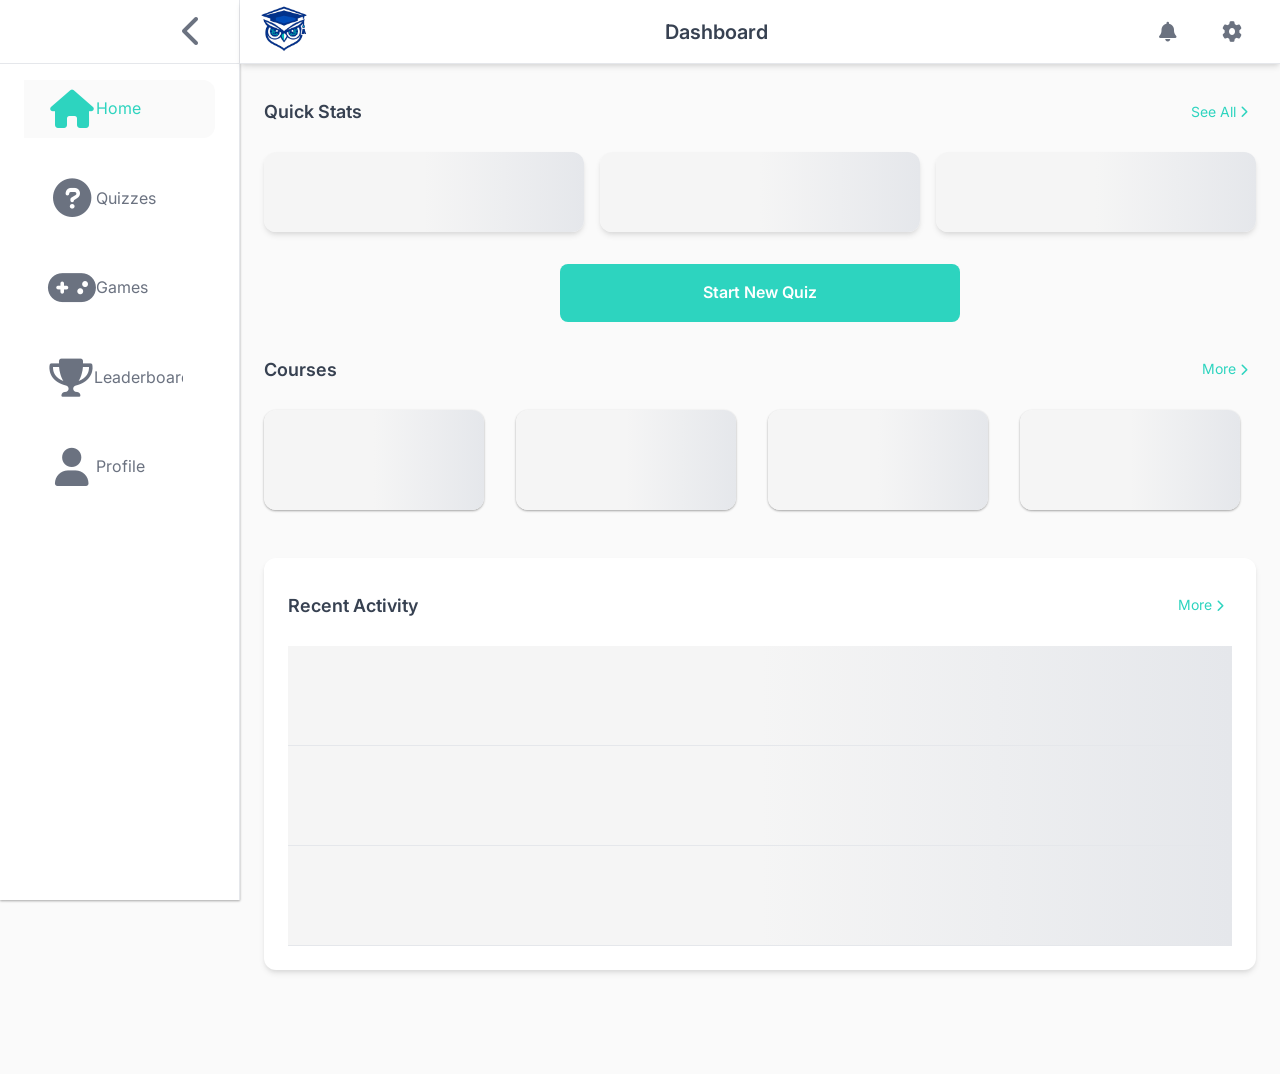
<file: app/web/dashboard.html>
<!DOCTYPE html>
<html lang="en">
<head>
    <meta charset="UTF-8">
    <meta name="viewport" content="width=device-width, initial-scale=1.0, maximum-scale=1.0, user-scalable=no">
    <meta name="mobile-web-app-capable" content="yes">
    <meta name="mobile-web-app-status-bar-style" content="black-translucent">
    <meta name="theme-color" content="#2DD4BF">
    <title>MedSophia Dashboard</title>
    <link rel="manifest" href="manifest.json">
    <link rel="stylesheet" href="assets/css/dashboard.css">
    <link rel="stylesheet" href="https://cdnjs.cloudflare.com/ajax/libs/font-awesome/6.0.0/css/all.min.css">
    <link href="https://fonts.googleapis.com/css2?family=Inter:wght@400;500;600;700;800&display=swap" rel="stylesheet">
</head>
<body class="dashboard-body">

    <header class="app-header">
        <div class="header-left">
            <img src="assets/images/logo2.png" alt="Sophia-OWILX Logo" class="app-logo" width="40" height="40">
        </div>
        <h1 class="header-title">Dashboard</h1>
        <div class="header-right">
            <button class="icon-btn" id="notifications-btn" aria-label="Notifications"
                onclick="window.location.href='#';">
                <i class="fas fa-bell"></i>
                <span class="badge-dot"></span>
            </button>
            <button class="icon-btn" aria-label="Settings"
                onclick="window.location.href='settings.html';">
                <i class="fas fa-cog"></i>
            </button>
        </div>
    </header>

    <div class="content-wrapper">
        <main class="dashboard-main">

            <!-- Quick Stats -->
            <section class="stats-section" aria-labelledby="quick-stats-title">
                <div class="section-header">
                    <h2 id="quick-stats-title">Quick Stats</h2>
                    <a href="progress.html" class="more-link">See All <i class="fas fa-chevron-right"></i></a>
                </div>
                <div class="stats-grid">
                    <!-- Skeletons replaced by JS -->
                    <div class="stat-card skeleton" aria-hidden="true"></div>
                    <div class="stat-card skeleton" aria-hidden="true"></div>
                    <div class="stat-card skeleton" aria-hidden="true"></div>

                    <div class="stat-card real-content hidden" id="stat-quizzes">
                        <span class="stat-title">Quizzes</span>
                        <span class="stat-value">—</span>
                    </div>
                    <div class="stat-card real-content hidden" id="stat-streak">
                        <span class="stat-title">Streak</span>
                        <span class="stat-value">—</span>
                    </div>
                    <div class="stat-card real-content hidden" id="stat-best">
                        <span class="stat-title">Best</span>
                        <span class="stat-value">—</span>
                    </div>
                </div>
            </section>

            <button class="primary-btn" onclick="window.location.href='quiz.html';">
                Start New Quiz
            </button>

            <!-- Courses -->
            <section class="courses" aria-labelledby="courses-title">
                <div class="section-header">
                    <h2 id="courses-title">Courses</h2>
                    <a href="quiz.html" class="more-link">More <i class="fas fa-chevron-right"></i></a>
                </div>
                <div class="courses-container">
                    <!-- Skeletons — removed by JS on load -->
                    <div class="course-card skeleton" aria-hidden="true"></div>
                    <div class="course-card skeleton" aria-hidden="true"></div>
                    <div class="course-card skeleton" aria-hidden="true"></div>
                    <div class="course-card skeleton" aria-hidden="true"></div>
                    <!-- Real course cards injected here by dashboard.js -->
                </div>
            </section>

            <!-- Recent Activity -->
            <section class="recent-activity" aria-labelledby="recent-activity-title">
                <div class="section-header">
                    <h2 id="recent-activity-title">Recent Activity</h2>
                    <a href="progress.html" class="more-link">More <i class="fas fa-chevron-right"></i></a>
                </div>
                <ul class="activity-list">
                    <!-- Skeletons — removed by JS on load -->
                    <li class="activity-item skeleton" aria-hidden="true"></li>
                    <li class="activity-item skeleton" aria-hidden="true"></li>
                    <li class="activity-item skeleton" aria-hidden="true"></li>
                    <!-- Real items injected here by dashboard.js -->
                </ul>
            </section>

        </main>
    </div>

    <footer class="bottom-nav">
        <div class="sidebar-header">
            <button class="sidebar-toggle" aria-label="Toggle sidebar"
                aria-expanded="true" aria-controls="sidebar-nav">
                <i class="fas fa-chevron-left" style="transform: scale(1.6);"></i>
            </button>
        </div>
        <nav class="nav-bar" aria-label="Main navigation">
            <a href="dashboard.html" class="nav-item active" aria-current="page">
                <i class="fas fa-home" style="transform: scale(1.6);"></i>
                <span>Home</span>
            </a>
            <a href="quiz.html" class="nav-item">
                <i class="fas fa-question-circle" style="transform: scale(1.6);"></i>
                <span>Quizzes</span>
            </a>
            <a href="#" class="nav-item">
                <i class="fas fa-gamepad" style="transform: scale(1.6);"></i>
                <span>Games</span>
            </a>
            <a href="leaderboard.html" class="nav-item">
                <i class="fas fa-trophy" style="transform: scale(1.6);"></i>
                <span>Leaderboard</span>
            </a>
            <a href="progress.html" class="nav-item">
                <i class="fas fa-user" style="transform: scale(1.6);"></i>
                <span>Profile</span>
            </a>
        </nav>
    </footer>

    <script type="module" src="assets/js/dashboard.js"></script>

</body>
</html>
</file>
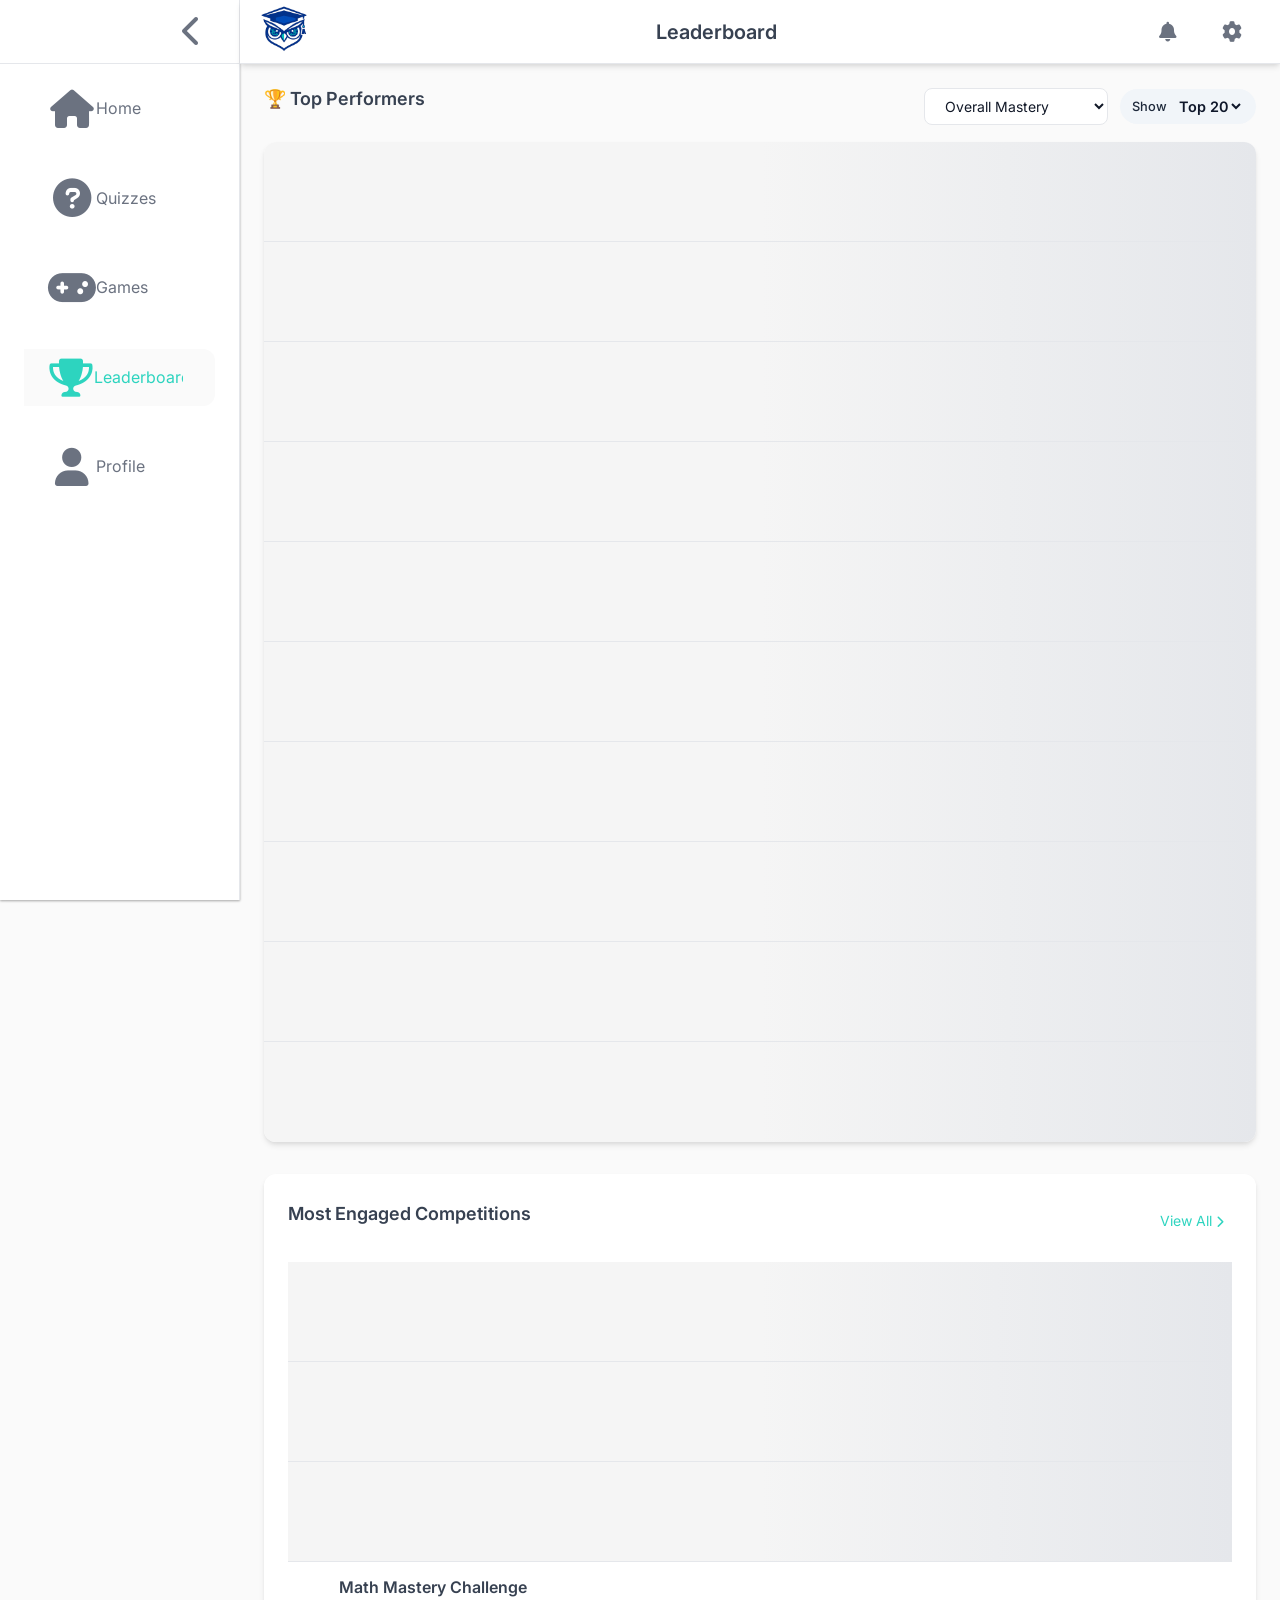
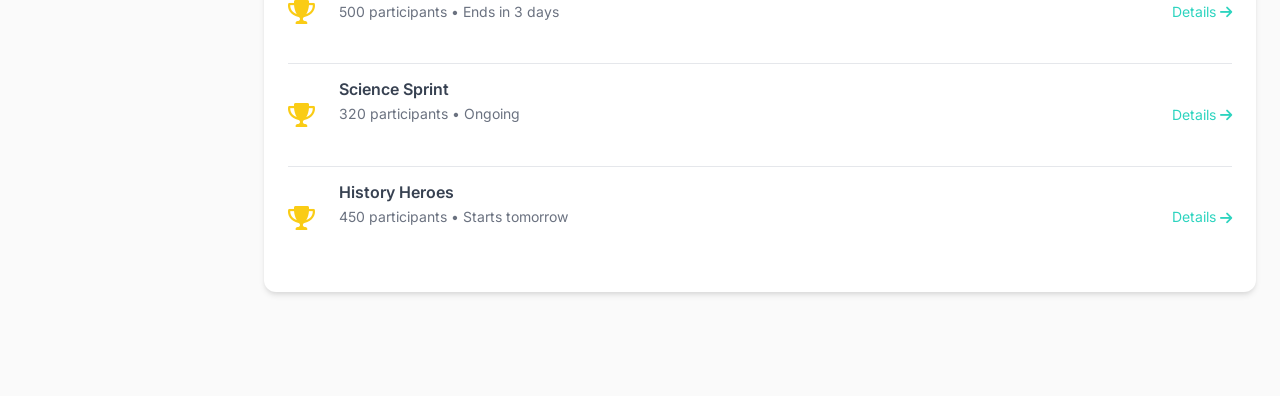
<file: app/web/leaderboard.html>
<!DOCTYPE html>
<html lang="en">
<head>
    <meta charset="UTF-8">
    <meta name="viewport" content="width=device-width, initial-scale=1.0, maximum-scale=1.0, user-scalable=no">
    <meta name="mobile-web-app-capable" content="yes">
    <meta name="mobile-web-app-status-bar-style" content="black-translucent">
    <meta name="theme-color" content="#2DD4BF">
    <title>MedSophia-OWILX Leaderboard</title>
    <link rel="manifest" href="manifest.json">
    <link rel="stylesheet" href="assets/css/leaderboard.css">
    <link rel="stylesheet" href="https://cdnjs.cloudflare.com/ajax/libs/font-awesome/6.0.0/css/all.min.css"/>
    <link href="https://fonts.googleapis.com/css2?family=Inter:wght@400;500;600;700;800&display=swap" rel="stylesheet">
</head>
<body class="leaderboard-body">
    <header class="app-header">
        <div class="header-left">
            <img src="assets/images/logo2.png" alt="LetStudy Logo" class="app-logo" width="40" height="40">
        </div>
        <h1 class="header-title">Leaderboard</h1>
        <div class="header-right">
            <button class="icon-btn" aria-label="Notifications" onclick="window.location.href='#';">
                <i class="fas fa-bell"></i>
                <span class="badge-dot"></span>
            </button>
            <button class="icon-btn" aria-label="Settings" onclick="window.location.href='settings.html';">
                <i class="fas fa-cog"></i>
            </button>
        </div>
    </header>

    <div class="content-wrapper">
        <main class="leaderboard-main">
            <!-- Leaderboard Section -->
            <section class="leaderboard-section" aria-labelledby="leaderboard-title">
                <div class="section-header">
                    <h2 id="leaderboard-title">🏆 Top Performers</h2>
                    <div style="display: flex; gap: 12px; flex-wrap: wrap; align-items: center;">
                        <select id="criteria-select" aria-label="Rank by" class="criteria-select">
                            <option value="points">Overall Mastery</option>
                            <option value="course-points">Per Course Mastery</option>
                        </select>
                        <div class="limit-selector-wrapper">
                            <label>Show</label>
                            <select id="limit-select" aria-label="Number of top users">
                                <option value="10">Top 10</option>
                                <option value="20" selected>Top 20</option>
                                <option value="30">Top 30</option>
                                <option value="50">Top 50</option>
                            </select>
                        </div>
                    </div>
                </div>
                <div id="course-select-wrapper" class="hidden">
                    <select id="course-select" aria-label="Select Course">
                        <option value="math">Mathematics</option>
                        <option value="science">Science</option>
                        <option value="history">History</option>
                        <option value="literature">Literature</option>
                    </select>
                </div>
                <ul class="leaderboard-list" id="leaderboard-list">
                    <!-- skeleton loading state displayed by JS initially -->
                    <li class="leaderboard-item skeleton" aria-hidden="true"></li>
                    <li class="leaderboard-item skeleton" aria-hidden="true"></li>
                    <li class="leaderboard-item skeleton" aria-hidden="true"></li>
                    <li class="leaderboard-item skeleton" aria-hidden="true"></li>
                    <li class="leaderboard-item skeleton" aria-hidden="true"></li>
                    <li class="leaderboard-item skeleton" aria-hidden="true"></li>
                    <li class="leaderboard-item skeleton" aria-hidden="true"></li>
                    <li class="leaderboard-item skeleton" aria-hidden="true"></li>
                    <li class="leaderboard-item skeleton" aria-hidden="true"></li>
                    <li class="leaderboard-item skeleton" aria-hidden="true"></li>
                </ul>
            </section>

            <!-- Competitions Section (unchanged static) -->
            <section class="competitions-section" aria-labelledby="competitions-title">
                <div class="section-header">
                    <h2 id="competitions-title">Most Engaged Competitions</h2>
                    <a href="#" class="more-link">View All <i class="fas fa-chevron-right"></i></a>
                </div>
                <ul class="competitions-list">
                    <li class="competition-item skeleton" aria-hidden="true"></li>
                    <li class="competition-item skeleton" aria-hidden="true"></li>
                    <li class="competition-item skeleton" aria-hidden="true"></li>
                    <li class="competition-item real-content hidden">
                        <i class="fas fa-trophy competition-icon"></i>
                        <div class="competition-content">
                            <h3 class="competition-title">Math Mastery Challenge</h3>
                            <p class="competition-desc">500 participants • Ends in 3 days</p>
                        </div>
                        <a href="#" class="competition-link" aria-label="View details">Details <i class="fas fa-arrow-right"></i></a>
                    </li>
                    <li class="competition-item real-content hidden">
                        <i class="fas fa-trophy competition-icon"></i>
                        <div class="competition-content">
                            <h3 class="competition-title">Science Sprint</h3>
                            <p class="competition-desc">320 participants • Ongoing</p>
                        </div>
                        <a href="#" class="competition-link" aria-label="View details">Details <i class="fas fa-arrow-right"></i></a>
                    </li>
                    <li class="competition-item real-content hidden">
                        <i class="fas fa-trophy competition-icon"></i>
                        <div class="competition-content">
                            <h3 class="competition-title">History Heroes</h3>
                            <p class="competition-desc">450 participants • Starts tomorrow</p>
                        </div>
                        <a href="#" class="competition-link" aria-label="View details">Details <i class="fas fa-arrow-right"></i></a>
                    </li>
                </ul>
            </section>
        </main>
    </div>

    <footer class="bottom-nav">
        <div class="sidebar-header">
            <button class="sidebar-toggle" aria-label="Toggle sidebar"
                aria-expanded="true" aria-controls="sidebar-nav">
                <i class="fas fa-chevron-left" style="transform: scale(1.6);"></i>
            </button>
        </div>
        <nav class="nav-bar" aria-label="Main navigation">
            <a href="dashboard.html" class="nav-item">
                <i class="fas fa-home" style="transform: scale(1.6);"></i>
                <span>Home</span>
            </a>
            <a href="quiz.html" class="nav-item">
                <i class="fas fa-question-circle" style="transform: scale(1.6);"></i>
                <span>Quizzes</span>
            </a>
            <a href="#" class="nav-item">
                <i class="fas fa-gamepad" style="transform: scale(1.6);"></i>
                <span>Games</span>
            </a>
            <a href="leaderboard.html" class="nav-item active" aria-current="page">
                <i class="fas fa-trophy" style="transform: scale(1.6);"></i>
                <span>Leaderboard</span>
            </a>
            <a href="progress.html" class="nav-item">
                <i class="fas fa-user" style="transform: scale(1.6);"></i>
                <span>Profile</span>
            </a>
        </nav>
    </footer>
<script src="assets/js/leaderboard.js" type="module"></script>
</body>
</html>
</file>
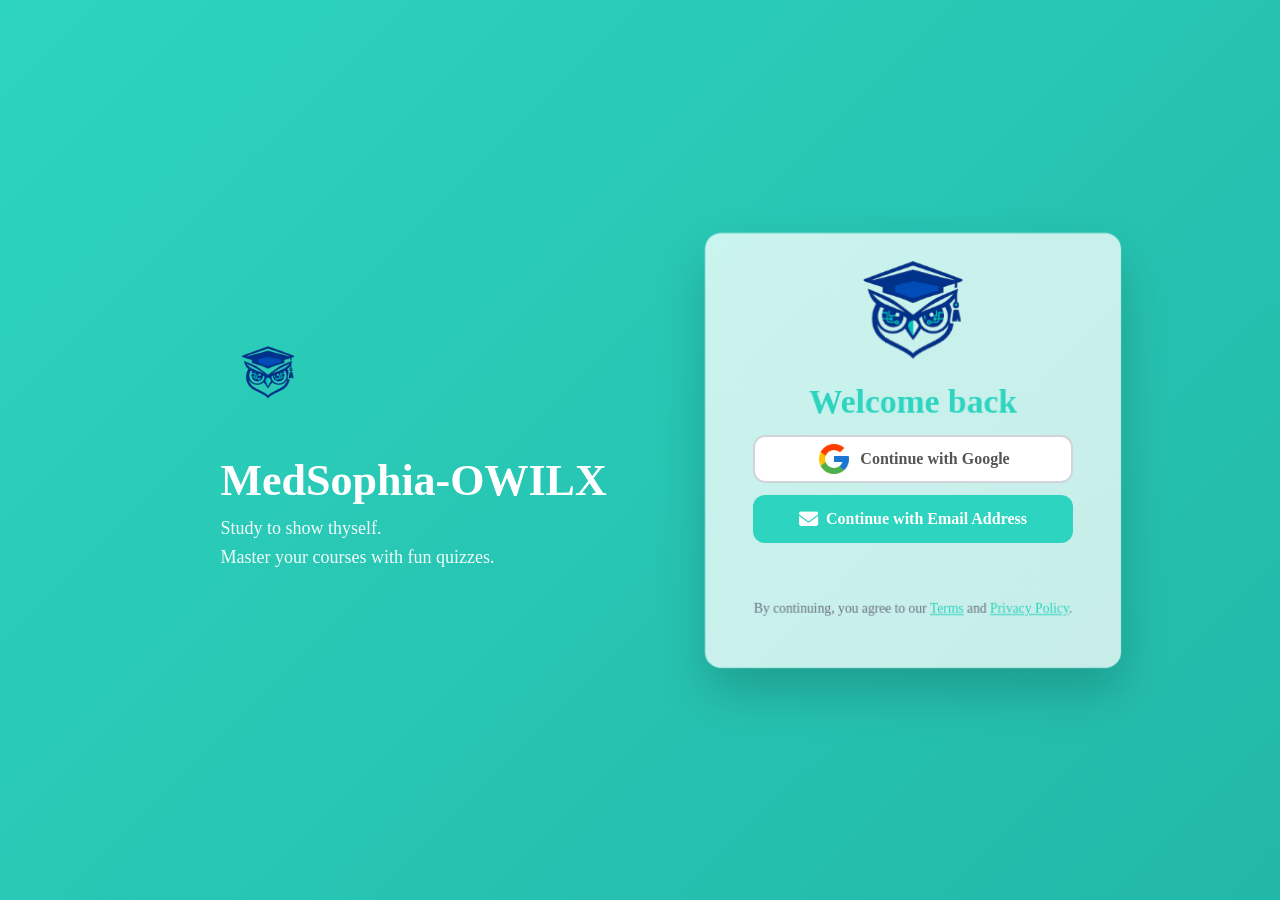
<file: app/web/login.html>
<!DOCTYPE html>
<html lang="en">
<head>
  <meta charset="UTF-8" />
  <meta name="viewport" content="width=device-width, initial-scale=1.0, maximum-scale=1.0, user-scalable=no" />
  <title>MedSophia-OWILX • Begin | Continue</title>
  
  <link rel="manifest" href="manifest.json" />
  <meta name="theme-color" content="#2DD4BF" />
  <link rel="apple-touch-icon" href="assets/icons/icon-192.png">
  <meta name="mobile-web-app-capable" content="yes">
  <meta name="mobile-web-app-status-bar-style" content="black-translucent">
  <link rel="stylesheet" href="assets/css/login.css" />
  <link rel="stylesheet" href="https://cdnjs.cloudflare.com/ajax/libs/font-awesome/6.7.2/css/all.min.css"/>
</head>
<body class="page">
  <main class="login-screen">
  <section class="login-layout">

    <!-- Brand / Info Panel -->
    <aside class="brand-panel">
      <img src="assets/images/logo2.png" alt="MedSophia-OWILX Logo" class="brand-logo" />
      <h1>MedSophia-OWILX</h1>
      <p>
        Study to show thyself.<br />
        Master your courses with fun quizzes.
      </p>
    </aside>

    <!-- Auth Card -->
    <section class="auth-panel">
      <div class="login-card" id="auth-card">
  <img src="assets/images/logo2.png" alt="" class="login-logo" />

  <div id="auth-content">

    <!-- DEFAULT VIEW -->
    <div class="auth-default active-view">
      <h2 class="auth-title">Welcome back</h2>

      <div class="login-actions">
        <button class="btn btn-google" id="google-btn">
          <img src="assets/images/google.png" alt="Google Logo" class="google-logo" />
          Continue with Google
        </button>

        <button class="btn btn-guest" id="email-btn">
          <i class="fa-solid fa-envelope"></i>
          Continue with Email Address
        </button>
      </div>
    </div>

    <!-- EMAIL AUTH VIEW -->
    <div class="auth-form-view hidden-view" id="email-auth-view">

      <div class="auth-header">
        <h2 id="form-title" class="auth-title">Create account</h2>

          <button class="back-btn" id="back-btn" aria-label="Go back">
          <i class="fa-solid fa-arrow-left"></i>
        </button>
      </div>

      <form class="auth-form">

        <div class="input-group" id="fullNameGroup">
          <i class="fa-solid fa-user"></i>
          <input
            type="text"
            placeholder="Full Name"
            required
            aria-label="Full Name"
          />
        </div>
        <div class="input-group" id="emailGroup">
          <i class="fa-solid fa-envelope"></i>
          <input
            type="email"
            placeholder="Email address"
            required
            aria-label="Email address"
          />
        </div>

        <div class="input-group">
          <i class="fa-solid fa-lock"></i>
          <input
            type="password"
            placeholder="Password"
            required
            aria-label="Password"
          />
        </div>

        <div class="input-group" id="confirm-password-group">
          <i class="fa-solid fa-lock"></i>
          <input
            type="password"
            placeholder="Confirm password"
            aria-label="Confirm password"
          />
        </div>

        <button type="submit" class="btn btn-submit">
          Sign Up
        </button>

        <p class="switch-mode">
          Already have an account?
          <span id="toggle-auth-mode">Login</span>
        </p>

      </form>
    </div>

  </div>

  <p class="terms">
    By continuing, you agree to our
 <a href="terms.html">Terms</a> and <a href="privacy.html">Privacy Policy</a>.
  </p>
</div>
    </section>

  </section>
</main>
<!-- Toast container -->
<div id="toast-container"></div>
  <script src="assets/js/auth.js" type="module"></script>
</body>
</html>
</file>
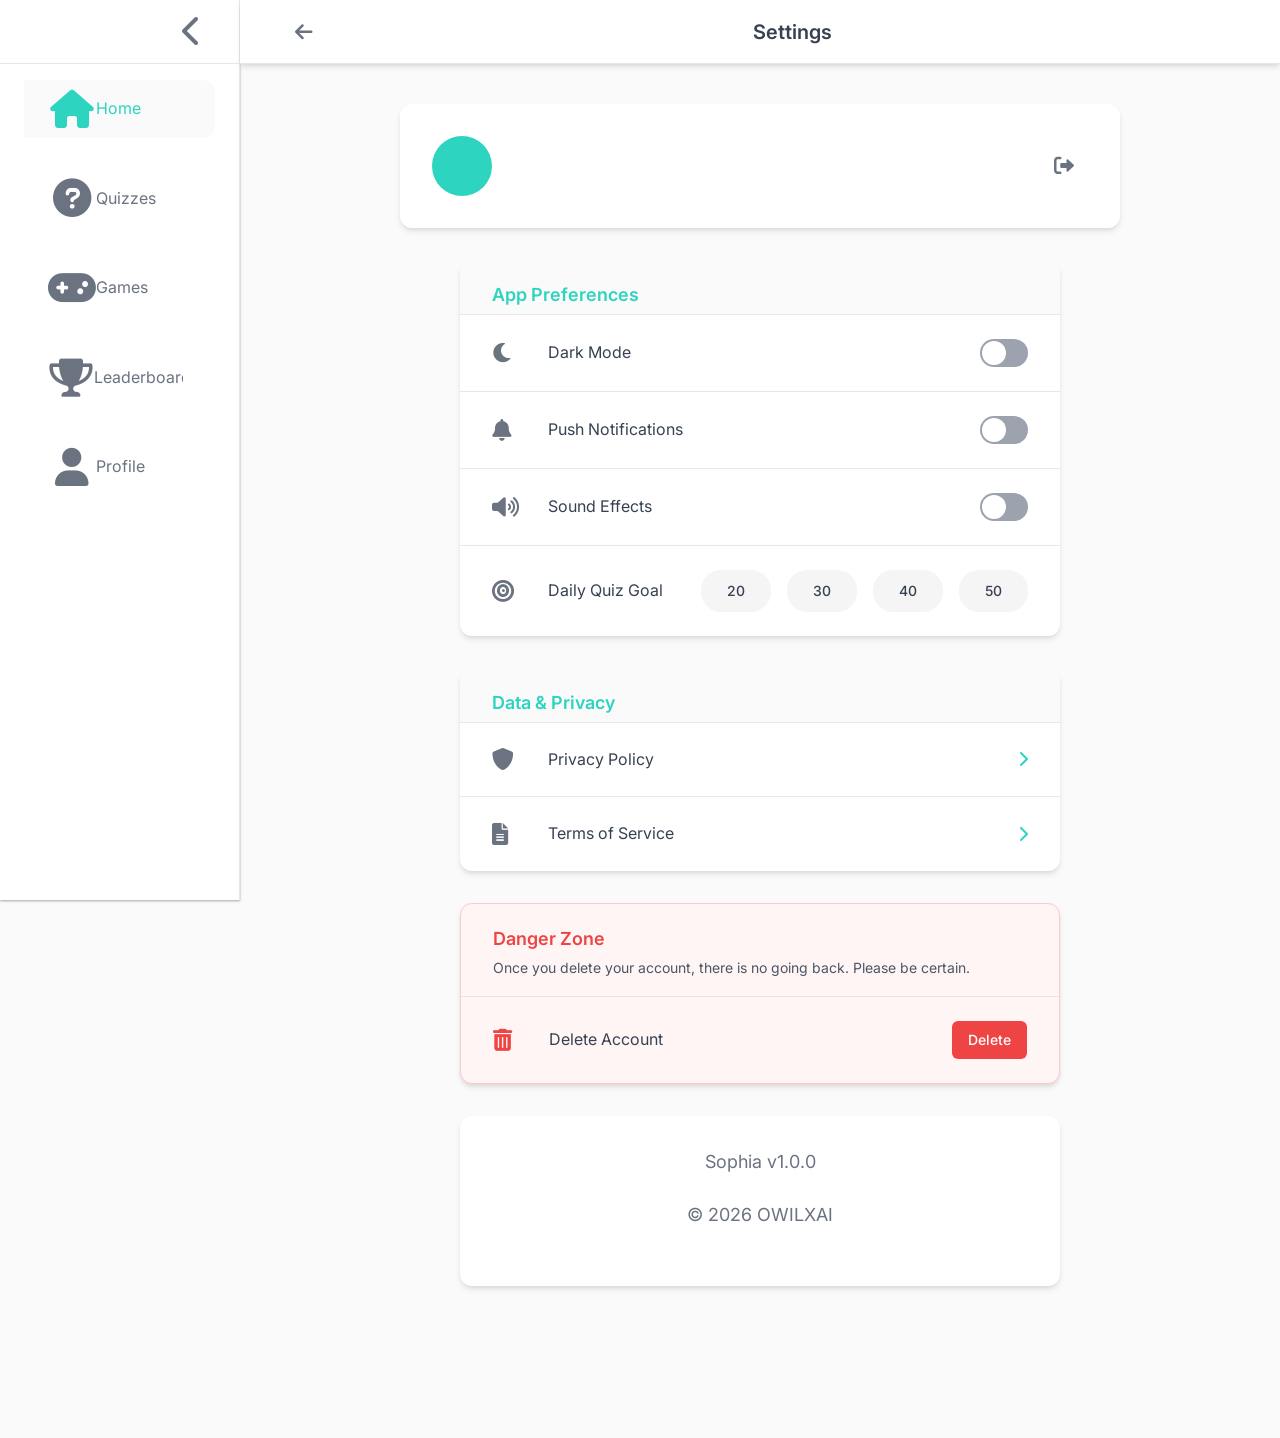
<file: app/web/settings.html>
<!-- settings.html -->
<!DOCTYPE html>
<html lang="en">
<head>
    <meta charset="UTF-8">
    <meta name="viewport" content="width=device-width, initial-scale=1.0, maximum-scale=1.0, user-scalable=no">
    <meta name="mobile-web-app-capable" content="yes">
    <meta name="mobile-web-app-status-bar-style" content="black-translucent">
    <meta name="theme-color" content="#2DD4BF">
    <title>Sophia-OWILX Settings</title>
    <link rel="manifest" href="manifest.json">
    <link rel="stylesheet" href="assets/css/settings.css">
    <link rel="stylesheet" href="https://cdnjs.cloudflare.com/ajax/libs/font-awesome/6.0.0/css/all.min.css"/>
    <link href="https://fonts.googleapis.com/css2?family=Inter:wght@400;500;600;700;800&display=swap" rel="stylesheet">
</head>
<body class="settings-body">
    <header class="app-header">
        <div class="header-left">
            <button class="icon-btn back-btn" aria-label="Go back" onclick="history.back()">
                <i class="fas fa-arrow-left"></i>
            </button>
        </div>
        <h1 class="header-title">Settings</h1>
        <div class="header-right"></div>
    </header>

    <div class="content-wrapper">
        <main class="settings-main">
            <!-- Profile Card -->
            <div class="profile-card">
                <div class="profile-avatar" id="profile-avatar">
                    <span id="avatar-initials"></span>
                </div>
                <div class="profile-info">
                    <div class="profile-name-wrap">
                        <span class="profile-name" id="profile-name-display"></span>
                        <input type="text" class="profile-name-input" id="profile-name-input" aria-label="Edit name" style="display:none;">
                    </div>
                    <span class="profile-email" id="profile-email"></span>
                </div>
                <button class="icon-btn signout-btn" id="profile-signout" title="Sign Out">
                    <i class="fas fa-sign-out-alt"></i>
                </button>
            </div>

            <!-- App Preferences -->
            <section class="settings-section">
                <h2 class="section-title">App Preferences</h2>
                <div class="settings-item toggle-item">
                    <div class="settings-label">
                        <i class="fas fa-moon settings-icon"></i>
                        <span>Dark Mode</span>
                    </div>
                    <label class="switch">
                        <input type="checkbox" id="dark-mode-toggle">
                        <span class="slider"></span>
                    </label>
                </div>
                <div class="settings-item toggle-item">
                    <div class="settings-label">
                        <i class="fas fa-bell settings-icon"></i>
                        <span>Push Notifications</span>
                    </div>
                    <label class="switch">
                        <input type="checkbox" id="notifications-toggle">
                        <span class="slider"></span>
                    </label>
                </div>
                <div class="settings-item toggle-item">
                    <div class="settings-label">
                        <i class="fas fa-volume-up settings-icon"></i>
                        <span>Sound Effects</span>
                    </div>
                    <label class="switch">
                        <input type="checkbox" id="sounds-toggle">
                        <span class="slider"></span>
                    </label>
                </div>
                <div class="settings-item">
                    <div class="settings-label">
                        <i class="fas fa-bullseye settings-icon"></i>
                        <span>Daily Quiz Goal</span>
                    </div>
                    <div class="chip-group" id="daily-goal-chips">
                        <button class="chip" data-value="20">20</button>
                        <button class="chip" data-value="30">30</button>
                        <button class="chip" data-value="40">40</button>
                        <button class="chip" data-value="50">50</button>
                    </div>
                </div>
            </section>

            <!-- Data & Privacy -->
            <section class="settings-section">
                <h2 class="section-title">Data & Privacy</h2>
                <a href="#" class="settings-item link-item">
                    <div class="settings-label">
                        <i class="fas fa-shield-alt settings-icon"></i>
                        <span>Privacy Policy</span>
                    </div>
                    <i class="fas fa-chevron-right"></i>
                </a>
                <a href="#" class="settings-item link-item">
                    <div class="settings-label">
                        <i class="fas fa-file-alt settings-icon"></i>
                        <span>Terms of Service</span>
                    </div>
                    <i class="fas fa-chevron-right"></i>
                </a>
            </section>

            <!-- Danger Zone -->
            <section class="settings-section danger-zone">
                <h2 class="section-title section-title-danger">Danger Zone</h2>
                <p class="danger-description">Once you delete your account, there is no going back. Please be certain.</p>
                <div class="settings-item">
                    <div class="settings-label">
                        <i class="fas fa-trash-alt settings-icon danger-icon"></i>
                        <span>Delete Account</span>
                    </div>
                    <button class="danger-btn small" id="delete-account">Delete</button>
                </div>
            </section>

            <section class="settings-section version-info">
                <p>Sophia v1.0.0</p>
                <p>© 2026 OWILXAI</p>
            </section>
        </main>
    </div>

    <footer class="bottom-nav">
        <div class="sidebar-header">
            <button class="sidebar-toggle" aria-label="Toggle sidebar"
                aria-expanded="true" aria-controls="sidebar-nav">
                <i class="fas fa-chevron-left" style="transform: scale(1.6);"></i>
            </button>
        </div>
        <nav class="nav-bar" aria-label="Main navigation">
            <a href="dashboard.html" class="nav-item active" aria-current="page">
                <i class="fas fa-home" style="transform: scale(1.6);"></i>
                <span>Home</span>
            </a>
            <a href="quiz.html" class="nav-item">
                <i class="fas fa-question-circle" style="transform: scale(1.6);"></i>
                <span>Quizzes</span>
            </a>
            <a href="#" class="nav-item">
                <i class="fas fa-gamepad" style="transform: scale(1.6);"></i>
                <span>Games</span>
            </a>
            <a href="leaderboard.html" class="nav-item">
                <i class="fas fa-trophy" style="transform: scale(1.6);"></i>
                <span>Leaderboard</span>
            </a>
            <a href="progress.html" class="nav-item">
                <i class="fas fa-user" style="transform: scale(1.6);"></i>
                <span>Profile</span>
            </a>
        </nav>
    </footer>

    <!-- Custom confirm modal -->
    <div id="confirm-modal" class="modal-overlay" style="display:none;">
        <div class="modal-content">
            <p id="confirm-message"></p>
            <div class="modal-actions">
                <button class="btn btn-secondary" id="modal-cancel">Cancel</button>
                <button class="btn btn-danger" id="modal-confirm">Confirm</button>
            </div>
        </div>
    </div>

    <!-- Toast container -->
    <div id="toast-container"></div>

    <script type="module" src="assets/js/settings.js"></script>
</body>
</html>
</file>
<file: app/web/assets/css/dashboard.css>
@import "reset.css";
@import "main.css";
@import "components.css";

/* assets/css/components.css additions (append or create if separate files) */

.app-header {
    display: flex;
    align-items: center;
    justify-content: space-between;
    padding: var(--spacing-2) var(--spacing-3);
    background-color: var(--white);
    border-bottom: 1px solid var(--gray-200);
    position: sticky;
    top: 0;
    z-index: 10;
    box-shadow: var(--shadow-soft);
}

.header-left, .header-right {
    display: flex;
    align-items: center;
}

.app-logo {
    width: 40px;
    height: 40px;
    transform: scale(2.05);
}

.header-title {
    font-size: 1.25rem;
    font-weight: 600;
    color: var(--gray-700);
    margin: 0;
}

.icon-btn {
    background: none;
    border: none;
    padding: var(--spacing-1);
    margin-left: var(--spacing-2);
    cursor: pointer;
    font-size: 1.25rem;
    color: var(--gray-500);
    min-width: var(--spacing-6);
    min-height: var(--spacing-6);
    display: flex;
    align-items: center;
    justify-content: center;
    position: relative;
    overflow: hidden;
    transition: background-color 0.2s var(--easing-default);
}

.icon-btn:active {
    background-color: var(--gray-100);
}


.badge-dot {
    position: absolute;
    top: 6px;
    right: 6px;
    width: 8px;
    height: 8px;
    background: #ef4444;
    border-radius: 50%;
    border: 4px solid white;
}
.primary-btn {
    background-color: var(--primary);
    color: var(--white);
    border: none;
    border-radius: 8px;
    padding: var(--spacing-2) var(--spacing-3);
    font-size: 1rem;
    font-weight: 600;
    cursor: pointer;
    width: 100%;
    max-width: 400px;
    margin: var(--spacing-3) auto;
    display: block;
    text-align: center;
    min-height: var(--spacing-6);
    position: relative;
    overflow: hidden;
    transition: transform 0.1s var(--easing-default), box-shadow 0.1s var(--easing-default);
}

.primary-btn:active {
    transform: scale(0.98);
    box-shadow: var(--shadow-soft);
}

.stats-section {
    margin-bottom: var(--spacing-4);
}

.stats-grid {
    display: grid;
    grid-template-columns: repeat(3, 1fr); /* Forces 3 equal columns */
    gap: var(--spacing-2);
}

.stat-card {
    display: flex;
    flex-direction: column;
    justify-content: center;
    align-items: center;
    padding: var(--spacing-2) var(--spacing-1); /* Tighter horizontal padding */
    min-height: 80px;
    background: var(--white);
    border-radius: 12px;
    box-shadow: var(--shadow-soft);
}

.stat-title {
    font-size: 0.75rem; /* Slightly smaller for mobile */
    text-transform: uppercase;
    letter-spacing: 0.02em;
    color: var(--gray-500);
    margin-bottom: 4px;
    white-space: nowrap; /* Prevents text from wrapping to 2 lines */
}

.stat-value {
    font-size: 1.1rem; /* Balanced size */
    font-weight: 700;
    color: var(--gray-800);
}

/* Ensure skeleton height matches real content exactly */
.stat-card.skeleton {
    height: 80px; 
    border: none;
}


.course-card {
    background-color: var(--white);
    border-radius: 12px;
    padding: var(--spacing-3);
    min-width: 160px;
    box-shadow: var(--shadow-material);
    margin-right: var(--spacing-2);
}

.course-title {
    font-size: 1.125rem;
    font-weight: 600;
    color: var(--gray-700);
}

.course-progress {
    font-size: 0.875rem;
    color: var(--gray-500);
    margin-top: var(--spacing-1);
}

.activity-item {
    padding: var(--spacing-2) 0;
    border-bottom: 1px solid var(--gray-200);
    color: var(--gray-700);
}


.nav-bar {
    display: flex;
    justify-content: space-around;
    padding: var(--spacing-1) 0;
}

.nav-item {
    display: flex;
    flex-direction: column;
    align-items: center;
    color: var(--gray-500);
    text-decoration: none;
    font-size: 0.75rem;
    padding: var(--spacing-1);
    min-width: var(--spacing-6);
    position: relative;
    overflow: hidden;
}

.nav-item i {
    font-size: 1.25rem;
    margin-bottom: 4px;
}

.nav-item.active {
    color: var(--primary);
}
/* ==========================================================================
   Sidebar (formerly bottom-nav) on desktop
   ========================================================================== */

.bottom-nav {
    position: fixed;
    bottom: 0;
    left: 0;
    right: 0;
    background-color: var(--white);
    border-top: 1px solid var(--gray-200);
    z-index: 100;
    box-shadow: var(--shadow-soft);
    height: 68px; /* mobile height */
    transition: all 0.3s var(--easing-default);
}

.dashboard-body {
    padding-bottom: 68px; /* mobile: space for bottom nav */
}

/* ─────────────────────────────────────────────────────────────────────────
   Desktop: fixed left sidebar from TOP to BOTTOM
   ───────────────────────────────────────────────────────────────────────── */
@media (min-width: 768px) {

    .bottom-nav {
        top: 0;                     /* Start from very top */
        bottom: 0;
        left: 0;
        right: auto;
        width: 240px;
        height: auto;               /* Full height */
        border-top: none;
        border-right: 1px solid var(--gray-200);
        box-shadow: var(--shadow-material);
        padding-top: 0;             /* REMOVE the old padding-top:80px */
        overflow-y: auto;           /* Scroll if many items */
        z-index: 90;                /* Below header */
    }

    .nav-bar {
        flex-direction: column;
        justify-content: flex-start;
        align-items: stretch;
        padding: var(--spacing-3) 0;
        height: 100%;
    }

    .nav-item {
        flex-direction: row;
        justify-content: flex-start;
        align-items: center;
        gap: var(--spacing-3);
        padding: var(--spacing-2) var(--spacing-4);
        font-size: 1rem;
        min-height: 56px;
        border-radius: 0 12px 12px 0;
    }

    .nav-item i {
        font-size: 1.5rem;
        width: 32px;
        text-align: center;
    }

    .nav-item.active,
    .nav-item:hover,
    .nav-item:focus {
        background-color: var(--gray-50);
        color: var(--primary);
    }

    /* Header: fixed, starts AFTER sidebar, full remaining width */
    .app-header {
        position: fixed;
        top: 0;
        left: 240px;                /* Matches sidebar width */
        right: 0;
        height: 64px;               /* Explicit height - adjust to your header's actual height */
        background-color: var(--white);
        border-bottom: 1px solid var(--gray-200);
        z-index: 110;               /* Above sidebar and content */
        box-shadow: var(--shadow-soft);
        display: flex;
        align-items: center;
        padding: 0 var(--spacing-3);
    }

    /* Content starts below header and to the right of sidebar */
    .content-wrapper {
        margin-left: 240px;         /* Sidebar width */
        padding-top: 64px;          /* Matches header height → prevents overlap */
        min-height: 100vh;
        box-sizing: border-box;
    }

    .dashboard-main {
        padding: var(--spacing-4) var(--spacing-5);
        max-width: 1200px;
        margin: 0 auto;
    }

    /* Body no longer needs bottom padding on desktop */
    .dashboard-body {
        padding-bottom: 0;
    }
}

/* ─────────────────────────────────────────────────────────────────────────
   Ensure no reduced-motion issues
   ───────────────────────────────────────────────────────────────────────── */
@media (prefers-reduced-motion: reduce) {
    .bottom-nav,
    .app-header,
    .content-wrapper,
    .nav-item {
        transition: none !important;
    }
}
.skeleton {
    background: var(--skeleton-bg);
    background-size: 200% 100%;
    animation: skeleton-loading 1.5s infinite linear;
    height: 100px; /* Adjust per component */
}

@keyframes skeleton-loading {
    0% { background-position: 200% 0; }
    100% { background-position: -200% 0; }
}

/* Ripple effect */
.ripple {
    position: absolute;
    background: var(--gray-200);
    border-radius: 50%;
    transform: scale(0);
    animation: ripple 0.6s linear;
    pointer-events: none;
}

@keyframes ripple {
    to {
        transform: scale(4);
        opacity: 0;
    }
}

.dashboard-body {
    font-family: 'Inter', sans-serif;
    background-color: var(--gray-50);
    color: var(--gray-700);
    min-height: 100vh;
    padding-bottom: 80px; /* Space for bottom nav */
}

.dashboard-main {
    padding: var(--spacing-3);
    animation: fade-up 0.5s var(--easing-default);
}
/* assets/css/screens.css updates (replace quick-stats, courses, recent-activity styles if needed) */


.quick-stats {
    display: flex;
    gap: var(--spacing-2);
    margin-bottom: var(--spacing-3);
    overflow-x: auto;
}

#quick-stats-title {
    position: static;
    width: auto;
    height: auto;
    padding: 0;
    margin: 0;
    overflow: visible;
    clip: auto;
    white-space: normal;
    border-width: initial;
}

.courses {
    margin-bottom: var(--spacing-4);
}

.courses-container {
    display: flex;
    overflow-x: auto;
    gap: var(--spacing-2);
    padding-bottom: var(--spacing-2);
}

.courses-container::-webkit-scrollbar {
    display: none;
}

#courses-title,
#recent-activity-title {
    position: static;
    width: auto;
    height: auto;
    padding: 0;
    margin: 0;
    overflow: visible;
    clip: auto;
    white-space: normal;
    border-width: initial;
}

.recent-activity {
    background-color: var(--white);
    border-radius: 12px;
    padding: var(--spacing-3);
    box-shadow: var(--shadow-soft);
}

.activity-list {
    list-style: none;
    padding: 0;
    margin: 0;
}

.sr-only {
    position: absolute;
    width: 1px;
    height: 1px;
    padding: 0;
    margin: -1px;
    overflow: hidden;
    clip: rect(0, 0, 0, 0);
    white-space: nowrap;
    border-width: 0;
}

.hidden {
    display: none;
}

@keyframes fade-up {
    from {
        opacity: 0;
        transform: translateY(20px);
    }
    to {
        opacity: 1;
        transform: translateY(0);
    }
}

/* Media queries for larger screens */
@media (min-width: 768px) {
    .dashboard-main {
        max-width: 1200px;
        margin: 0 auto;
    }

    .quick-stats {
        justify-content: center;
    }

    .courses-container {
        display: grid;
        grid-template-columns: repeat(auto-fit, minmax(200px, 1fr));
        overflow-x: visible;
    }


    .nav-bar {
        justify-content: flex-start;
        gap: var(--spacing-4);
        padding: var(--spacing-2) var(--spacing-3);
    }

    .nav-item {
        flex-direction: row;
        gap: var(--spacing-1);
        font-size: 1rem;
    }

    .nav-item i {
        margin-bottom: 0;
    }
}

@media (prefers-reduced-motion: reduce) {
    * {
        transition: none !important;
        animation: none !important;
    }
}
/* assets/css/components.css additions (append these) */

.section-header {
    display: flex;
    justify-content: space-between;
    align-items: center;
    margin-bottom: var(--spacing-2);
}

.section-header h2 {
    font-size: 1.125rem;
    font-weight: 600;
    color: var(--gray-700);
}

.more-link {
    font-size: 0.875rem;
    color: var(--primary);
    text-decoration: none;
    display: flex;
    align-items: center;
    gap: 4px;
    padding: var(--spacing-1);
    min-width: var(--spacing-6);
    min-height: var(--spacing-6);
    transition: color 0.2s var(--easing-default);
}

.more-link:hover,
.more-link:focus {
    color: darken(var(--primary), 10%);
}

.more-link i {
    font-size: 0.75rem;
}

/* ==========================================================================
   Sidebar Collapse / Expand
   ========================================================================== */

/* Toggle button - only visible on desktop */
/* Sidebar header (for toggle placement) */
.sidebar-header {
    display: none;                      /* hidden on mobile */
    height: 64px;                       /* same as app-header height for alignment */
    position: relative;
    border-bottom: 1px solid var(--gray-200);
    background-color: var(--white);
}

.sidebar-toggle {
    display: none;                      /* default hidden */
    position: absolute;
    top: 50%;
    right: var(--spacing-3);
    transform: translateY(-50%);
    background: none;
    border: none;
    color: var(--gray-500);
    font-size: 1.25rem;
    cursor: pointer;
    padding: var(--spacing-2);
    z-index: 95;
    transition: color 0.2s, transform 0.3s var(--easing-default);
}

.sidebar-toggle:hover,
.sidebar-toggle:focus {
    color: var(--primary);
}

.sidebar-toggle[aria-expanded="false"] i {
    transform: rotate(180deg);
}
/* ─────────────────────────────────────────────────────────────────────────
   Desktop sidebar + collapse states
   ───────────────────────────────────────────────────────────────────────── */
@media (min-width: 768px) {

    .sidebar-header {
        display: block;
    }

    .sidebar-toggle {
        display: block;
    }

    /* When collapsed: move toggle to stay visible and centered-ish */
    .bottom-nav.collapsed .sidebar-toggle {
        right: 50%;
        transform: translate(50%, -50%);
    }

    /* Make sure nav starts below the header area */
    .nav-bar {
        padding-top: var(--spacing-2);  /* small breathing room */
    }

    /* When collapsed, reduce padding on items so icons stay centered */
    .bottom-nav.collapsed .nav-item {
        padding: var(--spacing-3) 0;
        justify-content: center;
    }

    .bottom-nav {
        transition: width 0.4s var(--easing-default);
        overflow: hidden;
    }

    .bottom-nav.collapsed {
        width: 80px;                    /* icon-only mode */
    }
    .bottom-nav.collapsed .sidebar-toggle i {
        transform: rotate(180deg); /* optional fallback if you prefer rotation */
    }
    .bottom-nav.collapsed .nav-item span {
        opacity: 0;
        width: 0;
        margin-left: 0;
        transition: opacity 0.3s var(--easing-default), width 0.4s var(--easing-default);
    }


    .bottom-nav.collapsed .nav-item i {
        margin: 0;
    }

    /* Adjust layout when collapsed */
    body.sidebar-collapsed .content-wrapper {
        margin-left: 80px;
    }

    body.sidebar-collapsed .app-header {
        left: 80px;
    }

    /* Prevent text from wrapping awkwardly during transition */
    .nav-item span {
        white-space: nowrap;
        overflow: hidden;
        transition: all 0.4s var(--easing-default);
    }
}
.progress-bar-track {
            height: 6px;
            background: var(--gray-200, #e5e7eb);
            border-radius: 999px;
            margin-top: 0.5rem;
            overflow: hidden;
        }

        .progress-bar-fill {
            height: 100%;
            background: linear-gradient(90deg, var(--primary, #2dd4bf), #20b2aa);
            border-radius: 999px;
            transition: width 0.4s ease;
        }

        .course-sub {
            font-size: 0.8rem;
            color: var(--gray-500, #6b7280);
            margin-top: 0.25rem;
        }

        .activity-item {
            display: flex;
            align-items: center;
            gap: 0.75rem;
        }

        .activity-icon {
            color: var(--primary, #2dd4bf);
            flex-shrink: 0;
        }

        .activity-text {
            flex: 1;
            font-size: 0.95rem;
        }

        .activity-time {
            font-size: 0.8rem;
            color: var(--gray-400, #9ca3af);
            white-space: nowrap;
        }

        .empty-state {
            color: var(--gray-400, #9ca3af);
            font-size: 0.95rem;
            padding: 0.5rem 0;
        }
</file>
<file: app/web/assets/css/leaderboard.css>
@import "dashboard.css";

.leaderboard-section {
    margin-bottom: var(--spacing-4);
}

.section-header {
    display: flex;
    align-items: center;
    gap: var(--spacing-2);
    margin-bottom: var(--spacing-2);
    flex-wrap: wrap;
    justify-content: space-between;
}

#criteria-select,
#period-select,
#course-select {
    padding: var(--spacing-1) var(--spacing-2);
    border: 1px solid var(--gray-200);
    border-radius: 8px;
    background-color: var(--white);
    font-size: 0.875rem;
}

#course-select-wrapper {
    margin-bottom: var(--spacing-2);
}

.leaderboard-list {
    list-style: none;
    padding: 0;
    margin: 0;
    background-color: var(--white);
    border-radius: 12px;
    overflow: hidden;
    box-shadow: var(--shadow-soft);
}

.leaderboard-item {
    display: flex;
    align-items: center;
    padding: var(--spacing-2) var(--spacing-3);
    border-bottom: 1px solid var(--gray-200);
    transition: background 0.2s;
}

.leaderboard-item:last-child {
    border-bottom: none;
}

.leaderboard-item:hover {
    background: #f8fafc;
}

.leaderboard-rank {
    font-weight: 700;
    color: var(--primary);
    min-width: 40px;
    font-size: 1.125rem;
}

.leaderboard-user {
    flex: 1;
    font-size: 1rem;
    color: var(--gray-700);
}

.leaderboard-score {
    font-weight: 600;
    color: var(--gray-500);
}

.limit-selector-wrapper {
    display: inline-flex;
    align-items: center;
    gap: 8px;
    background: #f1f5f9;
    padding: 4px 12px;
    border-radius: 32px;
    margin-left: auto;
}
.limit-selector-wrapper label {
    font-size: 0.8rem;
    font-weight: 500;
    color: #1e293b;
}
#limit-select {
    border: none;
    background: transparent;
    font-weight: 600;
    font-size: 0.9rem;
    color: #0f172a;
    cursor: pointer;
    outline: none;
    padding: 4px 0;
}


.error-message {
    text-align: center;
    padding: var(--spacing-4);
    color: #dc2626;
    background: #fee2e2;
    border-radius: 12px;
    margin: 1rem 0;
}
.retry-btn {
    background: var(--primary);
    border: none;
    color: white;
    padding: 6px 14px;
    border-radius: 40px;
    font-size: 0.8rem;
    margin-top: 8px;
    cursor: pointer;
}
.competitions-section {
    background-color: var(--white);
    border-radius: 12px;
    padding: var(--spacing-3);
    box-shadow: var(--shadow-soft);
}

.competitions-list {
    list-style: none;
    padding: 0;
    margin: 0;
}

.competition-item {
    display: flex;
    align-items: center;
    padding: var(--spacing-2) 0;
    border-bottom: 1px solid var(--gray-200);
}

.competition-item:last-child {
    border-bottom: none;
}

.competition-icon {
    font-size: 1.5rem;
    color: var(--accent);
    margin-right: var(--spacing-3);
}

.competition-content {
    flex: 1;
}

.competition-title {
    font-size: 1rem;
    font-weight: 600;
    color: var(--gray-700);
    margin-bottom: 4px;
}

.competition-desc {
    font-size: 0.875rem;
    color: var(--gray-500);
}

.competition-link {
    color: var(--primary);
    text-decoration: none;
    display: flex;
    align-items: center;
    gap: 4px;
    font-size: 0.875rem;
}

.competition-link:hover {
    text-decoration: underline;
}

/* assets/css/screens.css additions */

.leaderboard-body {
    font-family: 'Inter', sans-serif;
    background-color: var(--gray-50);
    min-height: 100vh;
    padding-bottom: 80px;
}

.leaderboard-main {
    padding: var(--spacing-3);
    animation: fade-up 0.5s var(--easing-default);
}

@media (min-width: 768px) {
    .leaderboard-main {
max-width: 1200px;
margin: 0 auto;
    }

    .section-header {
flex-wrap: nowrap;
    }
}
</file>
<file: app/web/assets/css/login.css>
@import "variables.css";
@import "reset.css";

.page {
  animation: pageIn 420ms cubic-bezier(0.22, 1, 0.36, 1);
}

@keyframes pageIn {
  from {
    opacity: 0;
    transform: translateY(8px);
  }
  to {
    opacity: 1;
    transform: translateY(0);
  }
}

.page-exit {
  animation: pageOut 500ms ease forwards;
}

@keyframes pageOut {
  to {
    opacity: 0;
    transform: translateY(-8px);
  }
}

/* Screen */
.login-screen {
  min-height: 100vh;
  display: grid;
  place-items: center;
  align-items: center;
  justify-content: center;
  background: linear-gradient(135deg, #2dd4bf, #22b8a8);
  padding: 1.25rem;
}

/* Grid Layout */
.login-layout {
  width: 100%;
  max-width: 1200px;
  display: grid;
  grid-template-columns: 1fr;
  gap: 2rem;
}
/* Brand Panel */
.brand-panel {
  display: none;
  color: white;
  padding: 4rem;
}

.brand-panel h1 {
  font-size: clamp(2rem, 4vw, 2.75rem);
  margin-top: 1.5rem;
}

.brand-panel p {
  font-size: 1.125rem;
  line-height: 1.6;
  opacity: 0.95;
}

.brand-logo {
  width: clamp(72px, 10vw, 96px);
  height: auto;
}
.auth-panel {
  display: grid;
  place-items: center;
}
@supports not (gap: 1.5rem) {  
      .login-card {  
        display: block;  
      }  
      .login-card > * + * {  
        margin-top: 1.5rem;  
      }  
}  
/* Card */
.login-card {
  width: 100%;
  max-width: 26rem; /* Human reading width */
  background: linear-gradient(
  135deg,
  color-mix(in srgb, #2dd4bf 25%, white),
  color-mix(in srgb, #22b8a8 25%, white)
);
  border-radius: var(--radius-xl);
  padding: 2.5rem;
  margin: auto;
  text-align: center;
  display: grid;
  gap: 1.5rem;
  box-shadow: 0 24px 48px rgba(0, 0, 0, 0.18);
  animation: springUp 520ms var(--spring-out);
  will-change: transform, opacity;
}
@keyframes springUp {
  0% {
    opacity: 0;
    transform: translateY(24px) scale(0.96);
  }
  60% {
    opacity: 1;
    transform: translateY(-4px) scale(1.01);
  }
  100% {
    transform: translateY(0) scale(1);
  }
}
/* Logo inside card */
.login-logo {
  width: clamp(56px, 12vw, 72px);
  margin: 0 auto;
  transform: scale(2.5);
}
.hidden-view {
  display: none;
}

.active-view {
  display: block;
}

/* Typography */
.auth-title {
  font-size: clamp(1.6rem, 4vw, 2.1rem);
  color: var(--brand-primary);
  margin-bottom: 0.5rem;
}

/* Actions */
.login-actions {
  display: grid;
  gap: 0.75rem;
}
.login-actions > * {
  opacity: 0;
  animation: fadeUp 1s cubic-bezier(0.22, 1, 0.36, 1) forwards;
}

.login-actions > *:nth-child(1) {
  animation-delay: 180ms;
}

.login-actions > *:nth-child(2) {
  animation-delay: 360ms;
}

.btn {
  width: 100%;
  height: 48px; /* Apple & Google minimum */
  padding: 0.95rem 1rem;
  border-radius: var(--radius-lg);
  font-size: 1rem;
  font-weight: 600;
  display: inline-flex;
  align-items: center;
  justify-content: center;
  gap: 0.5rem;
  cursor: pointer;
  transition: all 0.2s ease;
}

.btn {
  transition:
    transform 520ms var(--spring-out),
    box-shadow 520ms var(--spring-out),
    background-color 520ms ease;
}

.btn:active {
  transform: translateY(0) scale(0.98);
}

.btn:focus-visible {
  outline: none;
  box-shadow:
    0 0 0 3px rgba(45, 212, 191, 0.45),
    0 4px 12px rgba(0, 0, 0, 0.12);
}
@media (hover: hover) {
  .btn:hover {
    transform: translateY(-1px);
    box-shadow: 0 6px 14px rgba(0, 0, 0, 0.12);
  }
}
/* Google */
.btn-google {
  background: #fff;
  border: 2px solid var(--gray-300);
  color: #555;
}
.btn-google i {
  color: #4285f4;
  font-size: 1.3rem;
}

.btn-google:hover {
  border-color: var(--brand-primary);
  background: #f9fafb;
  box-shadow: var(--shadow-md);
}
.google-logo {
  width: clamp(30px, 7vw, 36px);
  height: auto;
  flex-shrink: 0;
  margin-bottom: 1px;
}
/* Guest */
.btn-guest {
  background: var(--brand-primary);
  border: none;
  color: white;
}

.btn-guest i {
  font-size: 1.2rem;
}

.btn-guest:hover {
  background: var(--brand-accent);
  box-shadow: var(--shadow-md);
}

.auth-form-view {
  animation: fadeUp 0.35s ease;
}

.auth-header {
  display: flex;
  align-items: center;
  justify-content: space-between;
  margin-bottom: 1rem;
}

.back-btn {
  width: 40px;
  height: 48px;
  border: none;
  border-radius: 50%;
  background: rgba(255,255,255,0.6);
  cursor: pointer;
  transition: 0.2s ease;
  display: flex;
  align-items: center;
  justify-content: center;
}
.back-btn:hover {
  transform: scale(1.05);
}

.auth-form {
  display: grid;
  gap: 1rem;
  margin-top: 1rem;
}

.input-group {
  height: 52px;
  display: flex;
  align-items: center;
  gap: 0.75rem;
  padding: 0 1rem;
  background: rgba(255,255,255,0.85);
  border-radius: 14px;
  border: 2px solid transparent;
  transition: 0.2s ease;
}

.input-group:focus-within {
  border-color: var(--brand-primary);
  background: white;
}

.input-group i {
  color: var(--brand-primary);
  font-size: 1rem;
}

.input-group input {
  flex: 1;
  border: none;
  background: transparent;
  outline: none;
  font-size: 0.96rem;
  color: #222;
}

.input-group input::placeholder {
  color: #777;
}

.btn-submit {
  background: var(--brand-primary);
  color: white;
  border: none;
}

.btn-submit:hover {
  background: var(--brand-accent);
}

.switch-mode {
  font-size: 0.92rem;
  color: var(--text-muted);
}

.switch-mode span {
  color: var(--brand-primary);
  font-weight: 700;
  cursor: pointer;
}

.switch-mode span:hover {
  text-decoration: underline;
}

/* Terms */
.terms {
  margin-top: 2rem;
  font-size: 0.85rem;
  color: var(--text-muted);
  text-align: center;
}
.terms a {
  color: var(--brand-primary);
  text-decoration: underline;
}

/* Tablet+ tweaks */
@media (min-width: 768px) {
  .login-card {
    padding: 3rem;
  }
}
@keyframes slideIn {
  from {
    opacity: 0;
    transform: translateX(-24px);
  }
  to {
    opacity: 1;
    transform: translateX(0);
  }
}

/* ---------- Desktop Split ---------- */
@media (min-width: 1024px) {
  .login-layout {
    grid-template-columns: 1.1fr 0.9fr;
    align-items: center;
  }

  .brand-panel {
    display: block;
    animation: slideIn 1s cubic-bezier(0.22, 1, 0.36, 1);
  }
}
@media (prefers-reduced-motion: reduce) {
  * {
    animation: none !important;
    transition: none !important;
  }
}
@keyframes fadeUp {
  from {
    opacity: 0;
    transform: translateY(20px);
  }
  to {
    opacity: 1;
    transform: translateY(0);
  }
}

.btn.loading {
  pointer-events: none;
  color: transparent;
}

.btn.loading i,
.btn.loading img {
  opacity: 0;
}

.btn.loading::after {
  content: "";
  width: 60%;
  height: 14px;
  margin: auto;
}
.btn.loading {
  background: #e5e7eb;
}

/* =========================
   AUTH FORM SWITCHING
========================= */
</file>
<file: app/web/assets/css/settings.css>
@import "dashboard.css";

.settings-section {
    background-color: var(--white);
    border-radius: 12px;
    margin-bottom: var(--spacing-4);
    overflow: hidden;
    box-shadow: var(--shadow-soft);
}

.section-title {
    font-size: 1.125rem;
    font-weight: 600;
    color: var(--primary);
    padding: var(--spacing-3) var(--spacing-4) var(--spacing-1);
    margin: 0;
    background-color: var(--gray-50);
}

.settings-item {
    display: flex;
    align-items: center;
    justify-content: space-between;
    padding: var(--spacing-3) var(--spacing-4);
    border-top: 1px solid var(--gray-200);
}

.settings-item:first-child {
    border-top: none;
}

.settings-label {
    display: flex;
    align-items: center;
    gap: var(--spacing-3);
    font-size: 1rem;
    color: var(--gray-700);
}

.settings-icon {
    font-size: 1.375rem;
    color: var(--gray-500);
    width: 32px;
}

.danger-icon {
    color: var(--error);
}

.settings-value {
    font-size: 0.9375rem;
    color: var(--gray-500);
}

.link-item {
    text-decoration: none;
    cursor: pointer;
}

.link-item:hover {
    background-color: var(--gray-50);
}

.toggle-item .settings-label {
    flex: 1;
}

.switch {
    position: relative;
    display: inline-block;
    width: 48px;
    height: 28px;
}

.switch input {
    opacity: 0;
    width: 0;
    height: 0;
}

.slider {
    position: absolute;
    cursor: pointer;
    top: 0;
    left: 0;
    right: 0;
    bottom: 0;
    background-color: var(--gray-400);
    transition: .4s;
    border-radius: 28px;
}

.slider:before {
    position: absolute;
    content: "";
    height: 24px;
    width: 24px;
    left: 2px;
    bottom: 2px;
    background-color: var(--white);
    transition: .4s;
    border-radius: 50%;
}

input:checked + .slider {
    background-color: var(--primary);
}

input:checked + .slider:before {
    transform: translateX(20px);
}

.danger-btn.small {
    background-color: var(--error);
    color: var(--white);
    border: none;
    border-radius: 6px;
    padding: var(--spacing-1) var(--spacing-2);
    font-size: 0.875rem;
    font-weight: 500;
    cursor: pointer;
}

.version-info {
    text-align: center;
    color: var(--gray-500);
    font-size: 0.875rem;
    padding: var(--spacing-4);
}
.settings-body {
    font-family: 'Inter', sans-serif;
    background-color: var(--gray-50);
    min-height: 100vh;
    padding-bottom: 80px;
}

.settings-main {
    padding: var(--spacing-3);
    animation: fade-up 0.5s var(--easing-default);
}

.back-btn {
    font-size: 1.25rem;
}

/* Desktop adjustments (same sidebar/header behavior) */
@media (min-width: 768px) {
    .settings-main {
        max-width: 800px;
        margin: 0 auto;
        padding: var(--spacing-5);
    }

    .settings-section {
        max-width: 600px;
        margin-left: auto;
        margin-right: auto;
    }
}

/* Profile Card */
.profile-card {
    background: var(--white);
    border-radius: 12px;
    padding: var(--spacing-4);
    display: flex;
    align-items: center;
    gap: var(--spacing-4);
    margin-bottom: var(--spacing-4);
    box-shadow: var(--shadow-soft);
}

.profile-avatar {
    width: 60px;
    height: 60px;
    border-radius: 50%;
    background-color: var(--primary);
    color: var(--white);
    display: flex;
    align-items: center;
    justify-content: center;
    font-size: 1.5rem;
    font-weight: 700;
    flex-shrink: 0;
    user-select: none;
}

.profile-info {
    flex: 1;
    display: flex;
    flex-direction: column;
    justify-content: center;
    gap: 2px;
}

.profile-name-wrap {
    display: flex;
    align-items: center;
    min-height: 1.5rem;
}

.profile-name {
    font-size: 1.125rem;
    font-weight: 600;
    color: var(--gray-800);
    cursor: pointer;
    border-bottom: 1px dashed transparent;
    transition: border-color 0.2s;
    padding: 2px 0;
}

.profile-name:hover {
    border-bottom-color: var(--primary);
}

.profile-name-input {
    font-family: inherit;
    font-size: 1.125rem;
    font-weight: 600;
    color: var(--gray-800);
    border: none;
    border-bottom: 2px solid var(--primary);
    outline: none;
    background: transparent;
    width: 100%;
    padding: 2px 0;
}

.profile-email {
    font-size: 0.875rem;
    color: var(--gray-500);
    word-break: break-all;
}

.signout-btn {
    font-size: 1.25rem;
    color: var(--gray-500);
    transition: color 0.2s;
}

.signout-btn:hover {
    color: var(--error);
}

/* Chip Group for daily goal */
.chip-group {
    display: flex;
    gap: var(--spacing-2);
    overflow-x: auto;          /* Enable horizontal scrolling */
    white-space: nowrap;       /* Prevents items from breaking to new lines */
}


.chip {
    background: var(--gray-100);
    border: 2px solid transparent;
    border-radius: 20px;
    padding: var(--spacing-1) var(--spacing-3);
    font-size: 0.875rem;
    font-weight: 500;
    color: var(--gray-700);
    cursor: pointer;
    transition: all 0.2s;
    font-family: inherit;
    flex: 0 0 auto;
}

.chip:hover {
    background: var(--gray-200);
}

.chip.active {
    background: var(--primary);
    color: var(--white);
    border-color: var(--primary);
    box-shadow: 0 2px 8px rgba(45, 212, 191, 0.3);
}

/* Danger Zone */
.danger-zone {
    border: 1px solid var(--error-light, #fecaca);
    background-color: var(--error-bg, #fff5f5);
}

.section-title-danger {
    color: var(--error) !important;
    background-color: transparent;
}

.danger-description {
    font-size: 0.875rem;
    color: var(--gray-600);
    padding: 0 var(--spacing-4) var(--spacing-2);
    margin: 0;
}

/* Confirm modal */
.modal-overlay {
    position: fixed;
    inset: 0;
    background: rgba(0,0,0,0.5);
    display: flex;
    align-items: center;
    justify-content: center;
    z-index: 9999;
    animation: fade-in 0.2s ease;
}

.modal-content {
    background: var(--white);
    border-radius: 16px;
    padding: var(--spacing-5);
    max-width: 320px;
    width: 90%;
    text-align: center;
    box-shadow: 0 10px 30px rgba(0,0,0,0.2);
    animation: scale-up 0.2s ease;
}

.modal-content p {
    margin: 0 0 var(--spacing-4);
    font-size: 1rem;
    color: var(--gray-700);
    line-height: 1.5;
}

.modal-actions {
    display: flex;
    gap: var(--spacing-3);
    justify-content: center;
}

.btn {
    padding: var(--spacing-2) var(--spacing-4);
    border-radius: 8px;
    font-weight: 600;
    border: none;
    cursor: pointer;
    font-family: inherit;
    font-size: 0.9rem;
}

.btn-secondary {
    background: var(--gray-200);
    color: var(--gray-700);
}

.btn-danger {
    background: var(--error);
    color: var(--white);
}



/* Dark Mode Overrides */
:root.dark {
    --white: #1e1e2f;
    --gray-50: #1a1a2e;
    --gray-100: #232338;
    --gray-200: #2e2e44;
    --gray-400: #4a4a6a;
    --gray-500: #9e9eb3;
    --gray-600: #b0b0c0;
    --gray-700: #c8c8d8;
    --gray-800: #e0e0f0;
    --primary: #2DD4BF;
    --error: #ef4444;
    --error-light: #7f1d1d;
    --error-bg: #2d1b1b;
    --shadow-soft: 0 2px 8px rgba(0,0,0,0.3);
    --shadow-card: 0 4px 16px rgba(0,0,0,0.4);
    color-scheme: dark;
}

:root.dark body {
    background-color: #121220;
    color: var(--gray-800);
}

:root.dark .settings-section {
    background-color: var(--white);
    border: 1px solid var(--gray-200);
}

:root.dark .section-title {
    background-color: var(--gray-100);
}

:root.dark .settings-item {
    border-top-color: var(--gray-200);
}

:root.dark .chip {
    background: var(--gray-200);
    color: var(--gray-800);
}

:root.dark .chip.active {
    background: var(--primary);
    color: #121220;
}

:root.dark .profile-name,
:root.dark .profile-name-input {
    color: var(--gray-800);
}

@keyframes fade-in {
    from { opacity: 0; }
    to { opacity: 1; }
}

@keyframes scale-up {
    from { transform: scale(0.9); opacity: 0; }
    to { transform: scale(1); opacity: 1; }
}

@keyframes toast-in {
    from { transform: translateY(20px); opacity: 0; }
    to { transform: translateY(0); opacity: 1; }
}

@keyframes toast-out {
    to { transform: translateY(20px); opacity: 0; }
}
</file>
